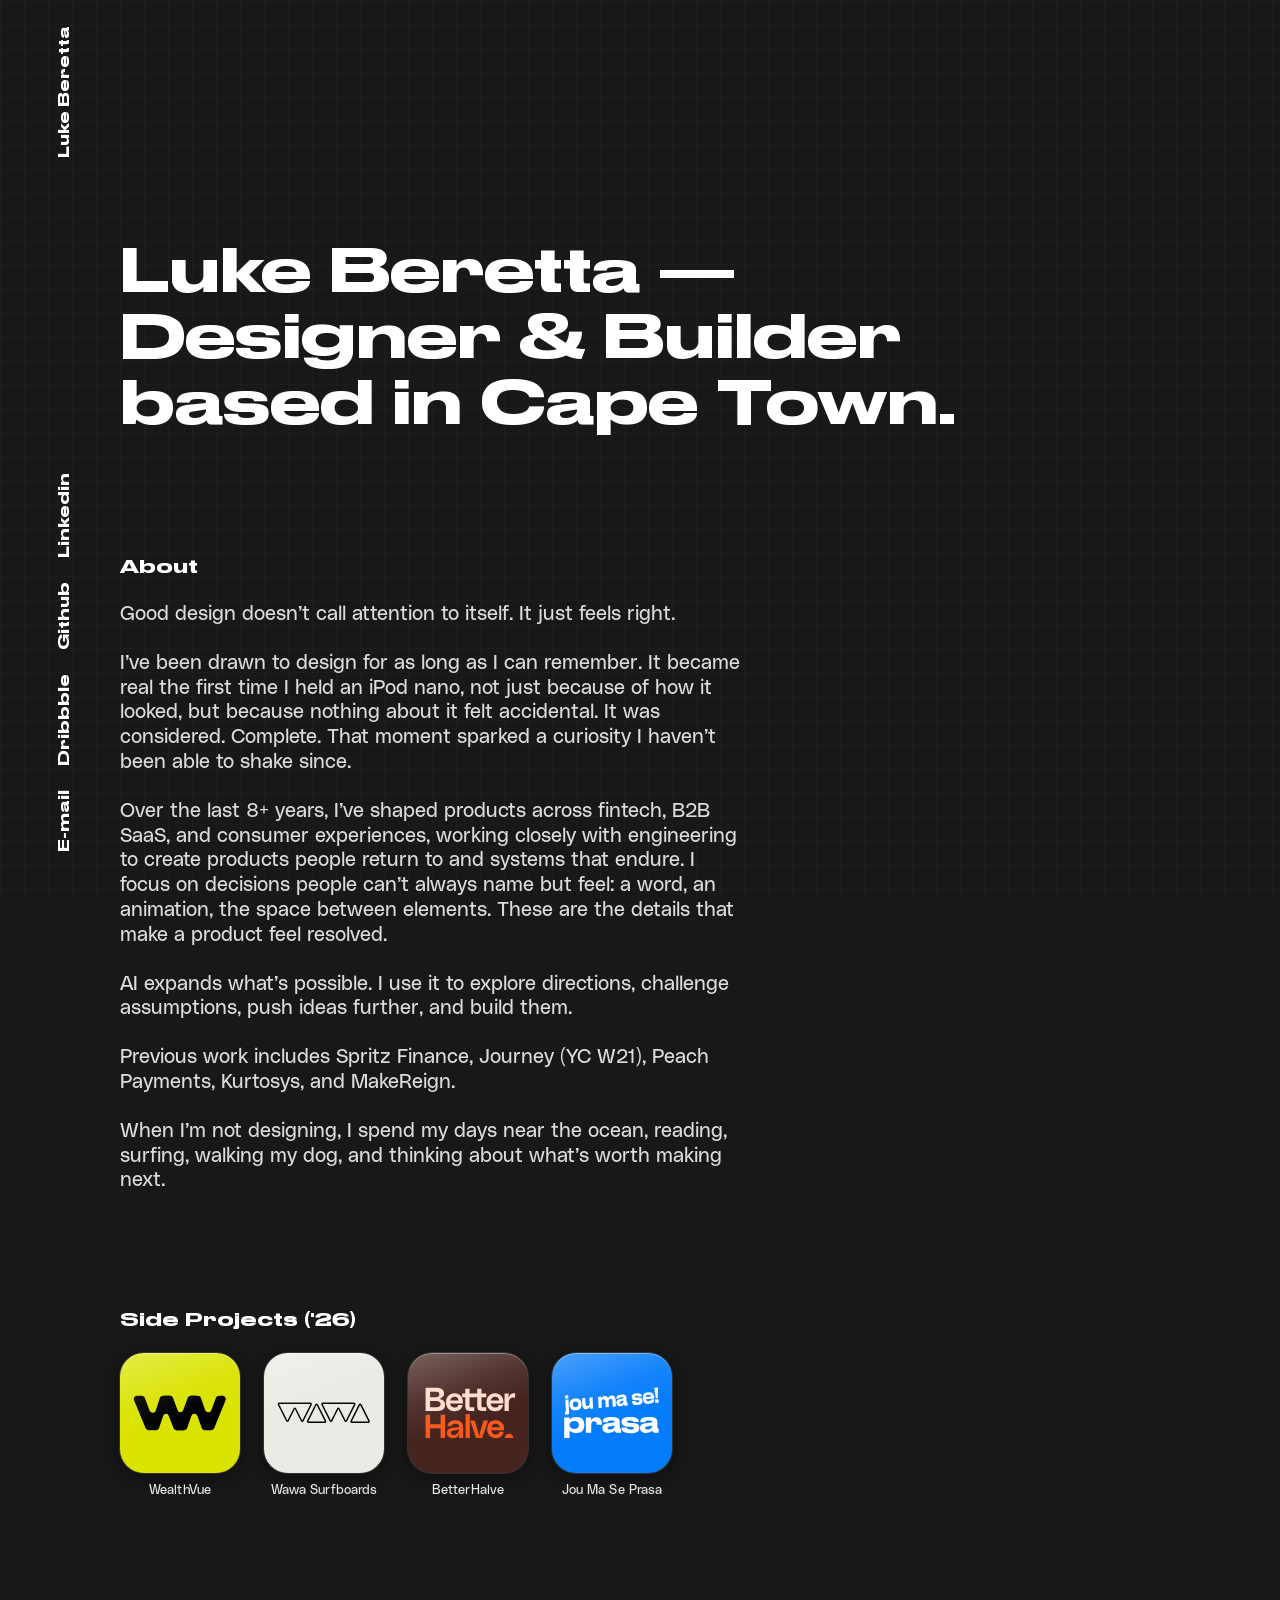
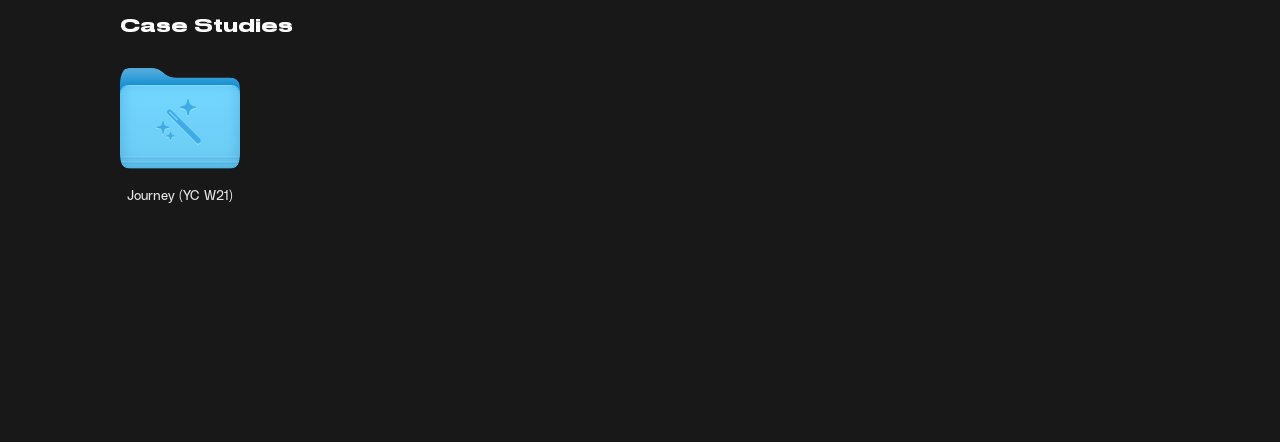
<file: index.html>
<!doctype html>
<html lang="en">

<head>
  <meta charset="utf-8" />
  <meta name="viewport" content="width=device-width, initial-scale=1" />
  <meta name="description" content="Luke Beretta — Designer & Builder." />
  <meta property="og:description" content="Luke Beretta — Designer & Builder." />
  <meta property="og:title" content="Luke Beretta — Designer & Builder" />
  <meta property="og:type" content="website" />
  <meta property="og:site_name" content="Luke Beretta — Designer & Builder" />
  <meta property="og:image" content="https://lukeberetta.github.io/assets/img/og-image.png" />

  <title>Luke Beretta — Designer & Builder</title>
  <link rel="preload" href="assets/fonts/DrukWide-Medium.ttf" as="font" type="font/ttf" crossorigin />
  <link rel="preload" href="assets/fonts/PolySans-Neutral.otf" as="font" type="font/otf" crossorigin />
  <link rel="stylesheet" href="assets/css/main.css?v=2" />
  <link rel="icon" type="image/svg+xml" href="assets/icon.svg" />
  <link rel="icon" type="image/png" href="assets/img/favicon-32x32.png" sizes="32x32" />
  <link rel="icon" type="image/png" href="assets/img/favicon-16x16.png" sizes="16x16" />
  <link rel="shortcut icon" href="assets/img/favicon.ico" />
  <link rel="apple-touch-icon" href="assets/img/apple-touch-icon.png" />
  <link rel="manifest" href="assets/img/site.webmanifest" />
</head>

<body class="is-black">
  <div id="grid-overlay" aria-hidden="true"></div>
  <div id="grid-overlay-glow" aria-hidden="true"></div>
  <header class="app-header">
    <h1>Luke Beretta</h1>
  </header>

  <aside class="app-aside">
    <ul>
      <li><a class="nav-link" href="mailto:hello@lukeberetta.com">E-mail</a></li>
      <li><a class="nav-link" href="https://dribbble.com/LukeBeretta" target="_blank" rel="noopener noreferrer">Dribbble</a></li>
      <li><a class="nav-link" href="https://github.com/lukeberetta" target="_blank" rel="noopener noreferrer">Github</a></li>
      <li><a class="nav-link" href="https://www.linkedin.com/in/lukeberetta/" target="_blank" rel="noopener noreferrer">Linkedin</a></li>
    </ul>
  </aside>

  <main class="app-main">
    <section class="main-intro fadein-1">
      <h2>Luke Beretta &mdash; Designer &amp; Builder based in Cape Town.</h2>
    </section>
    <section class="main-section fadein-2">
      <span>About</span>
      <p>Good design doesn’t call attention to itself. It just feels right.</p>
      <p>I’ve been drawn to design for as long as I can remember. It became real the first time I held an iPod nano,
        not just because of how it looked, but because nothing about it felt accidental. It was considered. Complete.
        That moment sparked a curiosity I haven’t been able to shake since.</p>
      <p>
        Over the last 8+ years, I’ve shaped products across fintech, B2B SaaS, and consumer experiences, working
        closely with engineering to create products people return to and systems that endure. I focus on decisions
        people can’t always name but feel: a word, an animation, the space between elements. These are the details
        that make a product feel resolved.
      </p>
      <p>AI expands what’s possible. I use it to explore directions, challenge assumptions, push ideas further, and build them.</p>
      <p>Previous work includes Spritz Finance, Journey (YC W21), Peach Payments, Kurtosys, and MakeReign.</p>
      <p>
        When I’m not designing, I spend my days near the ocean, reading,
        surfing, walking my dog, and thinking about what’s worth making next.
      </p>
    </section>
    <section class="main-section fadein-3">
      <span>Side Projects ('26)</span>
      <div class="projects">
        <a href="https://wealthvue.lukeberetta.com/" target="_blank" rel="noopener noreferrer" class="project-card">
          <div class="project-icon">
            <div class="project-thumb">
              <img src="assets/img/icons/wealthvue.svg" alt="WealthVue — Universal Portfolio Tracker" />
            </div>
          </div>
          <p class="project-name">WealthVue</p>
          <p class="project-desc">Universal portfolio tracker</p>
        </a>
        <a href="https://wawa.lukeberetta.com/" target="_blank" rel="noopener noreferrer" class="project-card">
          <div class="project-icon">
            <div class="project-thumb">
              <img src="assets/img/icons/wawa.svg" alt="Wawa Surfboards" />
            </div>
          </div>
          <p class="project-name">Wawa Surfboards</p>
          <p class="project-desc">Online store (in progress)</p>
        </a>
        <a href="https://betterhalve.com" target="_blank" rel="noopener" class="project-card">
          <div class="project-icon">
            <div class="project-thumb">
              <img src="assets/img/icons/betterhalve.svg" alt="BetterHalve" />
            </div>
          </div>
          <p class="project-name">BetterHalve</p>
          <p class="project-desc">iOS app</p>
        </a>
        <a href="https://joumaseprasa.com" target="_blank" rel="noopener noreferrer" class="project-card">
          <div class="project-icon">
            <div class="project-thumb">
              <img src="assets/img/icons/joumaseprasa.svg" alt="Jou Ma Se Prasa" />
            </div>
          </div>
          <p class="project-name">Jou Ma Se Prasa</p>
          <p class="project-desc">Cape Town train noise tracker</p>
        </a>
      </div>
    </section>
    <section class="main-section fadein-3">
      <span>Case Studies</span>
      <div class="projects">
        <a href="case-studies/journey.html" class="project-card project-card--folder">
          <img src="assets/img/icons/case-study-journey.svg" alt="Journey" class="project-folder-icon" />
          <p class="project-name">Journey (YC W21)</p>
          <p class="project-desc">Case study</p>
        </a>
      </div>
    </section>
    <!-- Figma files section hidden
    <section class="main-section fadein-3">
      <span>Select Figma Files</span>
      <div class="projects">
        <a href="https://www.figma.com/design/J8ltPVBTdNNCyfic9MIWaE/Selected-Case-Studies--In-Progress-?m=auto&t=wPqwxRE45HLJJpII-1"
          target="_blank" rel="noopener noreferrer" class="project-card">
          <div class="project-thumb">
            <img src="assets/img/case-studies.png" alt="Case Studies" />
          </div>
          <p class="project-name">Case Studies</p>
          <p class="project-desc">In progress</p>
        </a>
        <a href="https://www.figma.com/design/6o7K0kJI0UyByejwV8CUm9/Spritz-App?m=auto&t=wPqwxRE45HLJJpII-1"
          target="_blank" rel="noopener noreferrer" class="project-card">
          <div class="project-thumb">
            <img src="assets/img/spritz-app.png" alt="Spritz Finance" />
          </div>
          <p class="project-name">Spritz Finance</p>
          <p class="project-desc">App design</p>
        </a>
        <a href="https://www.figma.com/design/VhBF4rH5nAALUirav9gGMx/Aperol-Design?m=auto&t=wPqwxRE45HLJJpII-1"
          target="_blank" rel="noopener noreferrer" class="project-card">
          <div class="project-thumb">
            <img src="assets/img/aperol.png" alt="Aperol Design" />
          </div>
          <p class="project-name">Aperol Design</p>
          <p class="project-desc">Spritz design system</p>
        </a>
        <a href="https://www.figma.com/design/goVI3vkGpjZGc5YXoRaha5/%E2%9D%96%C2%A0Peach-Core--Copy-?m=auto&t=wPqwxRE45HLJJpII-6"
          target="_blank" rel="noopener noreferrer" class="project-card">
          <div class="project-thumb">
            <img src="assets/img/peach.png" alt="Peach Payments" />
          </div>
          <p class="project-name">Peach Payments</p>
          <p class="project-desc">Design system</p>
        </a>
      </div>
    </section>
    -->
  </main>

  <script src="assets/js/index.js"></script>
  <script src="assets/js/cursor.js"></script>
</body>

</html>
</file>
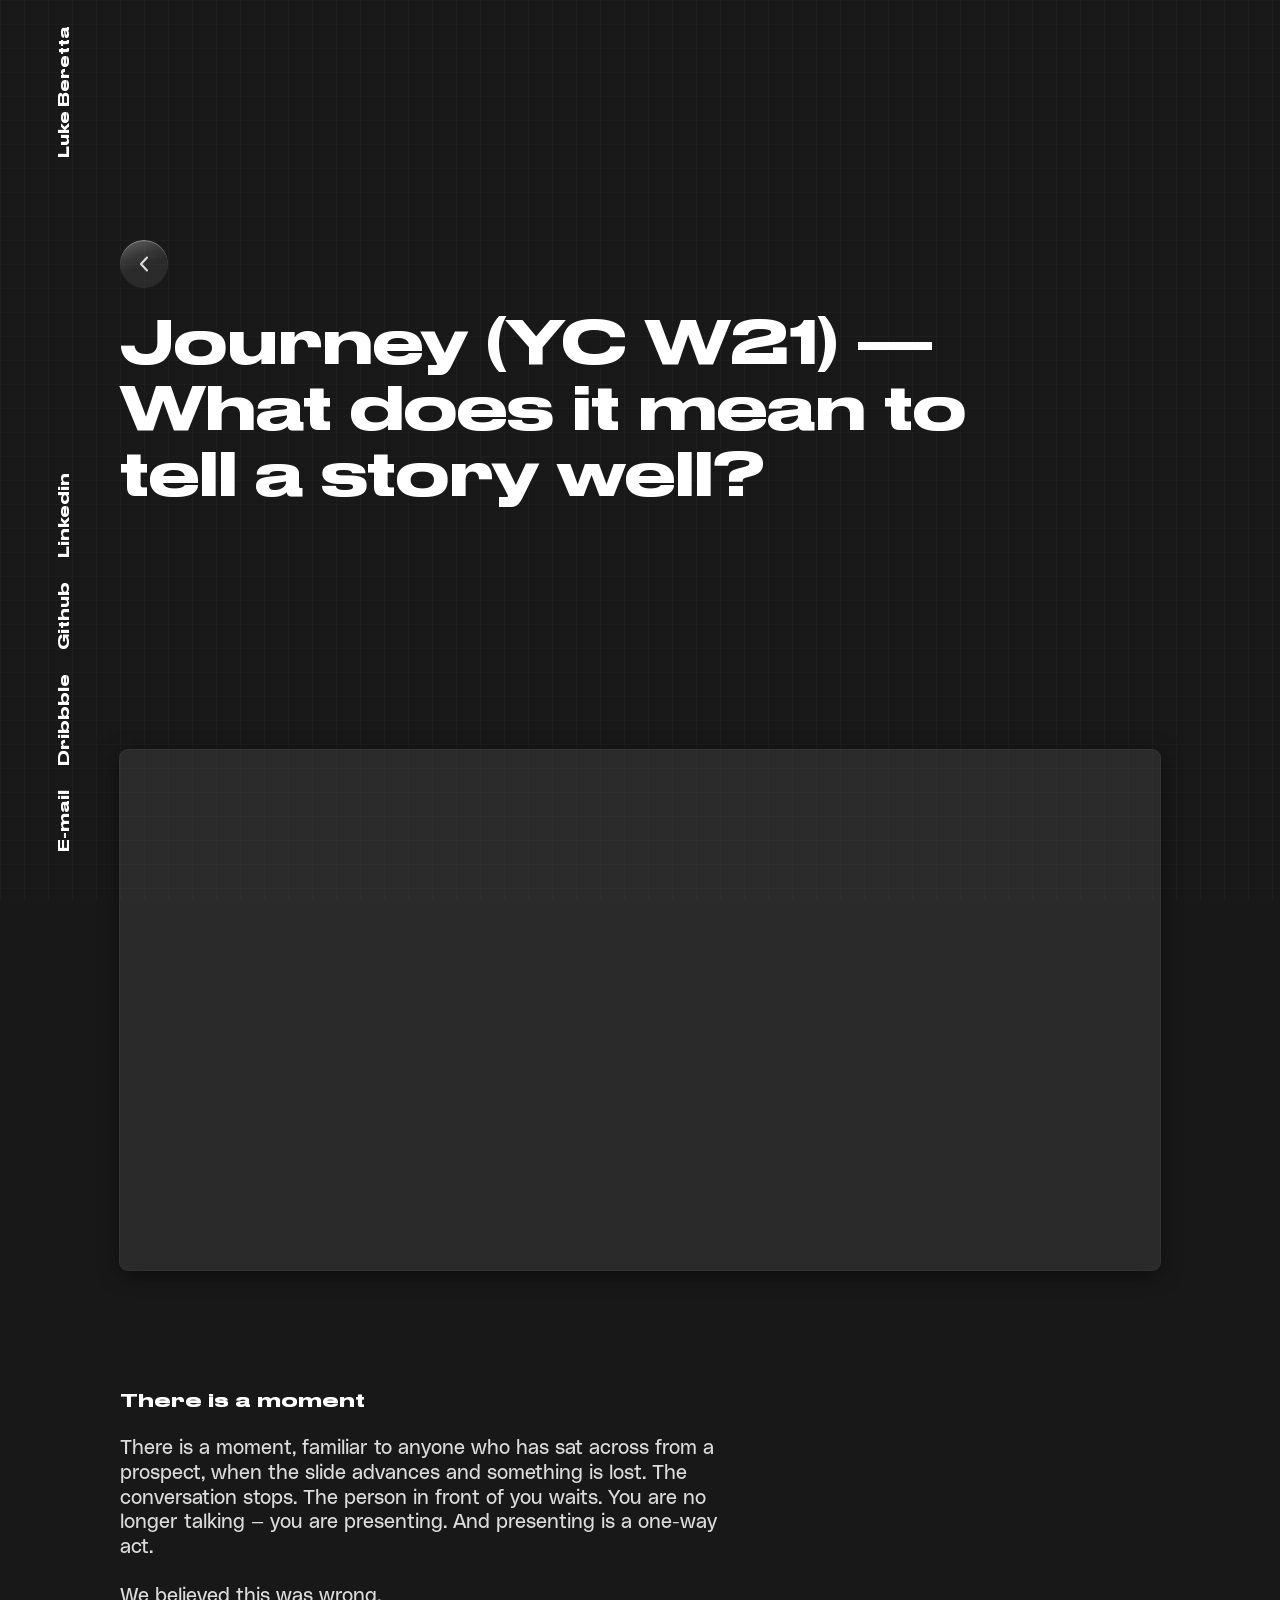
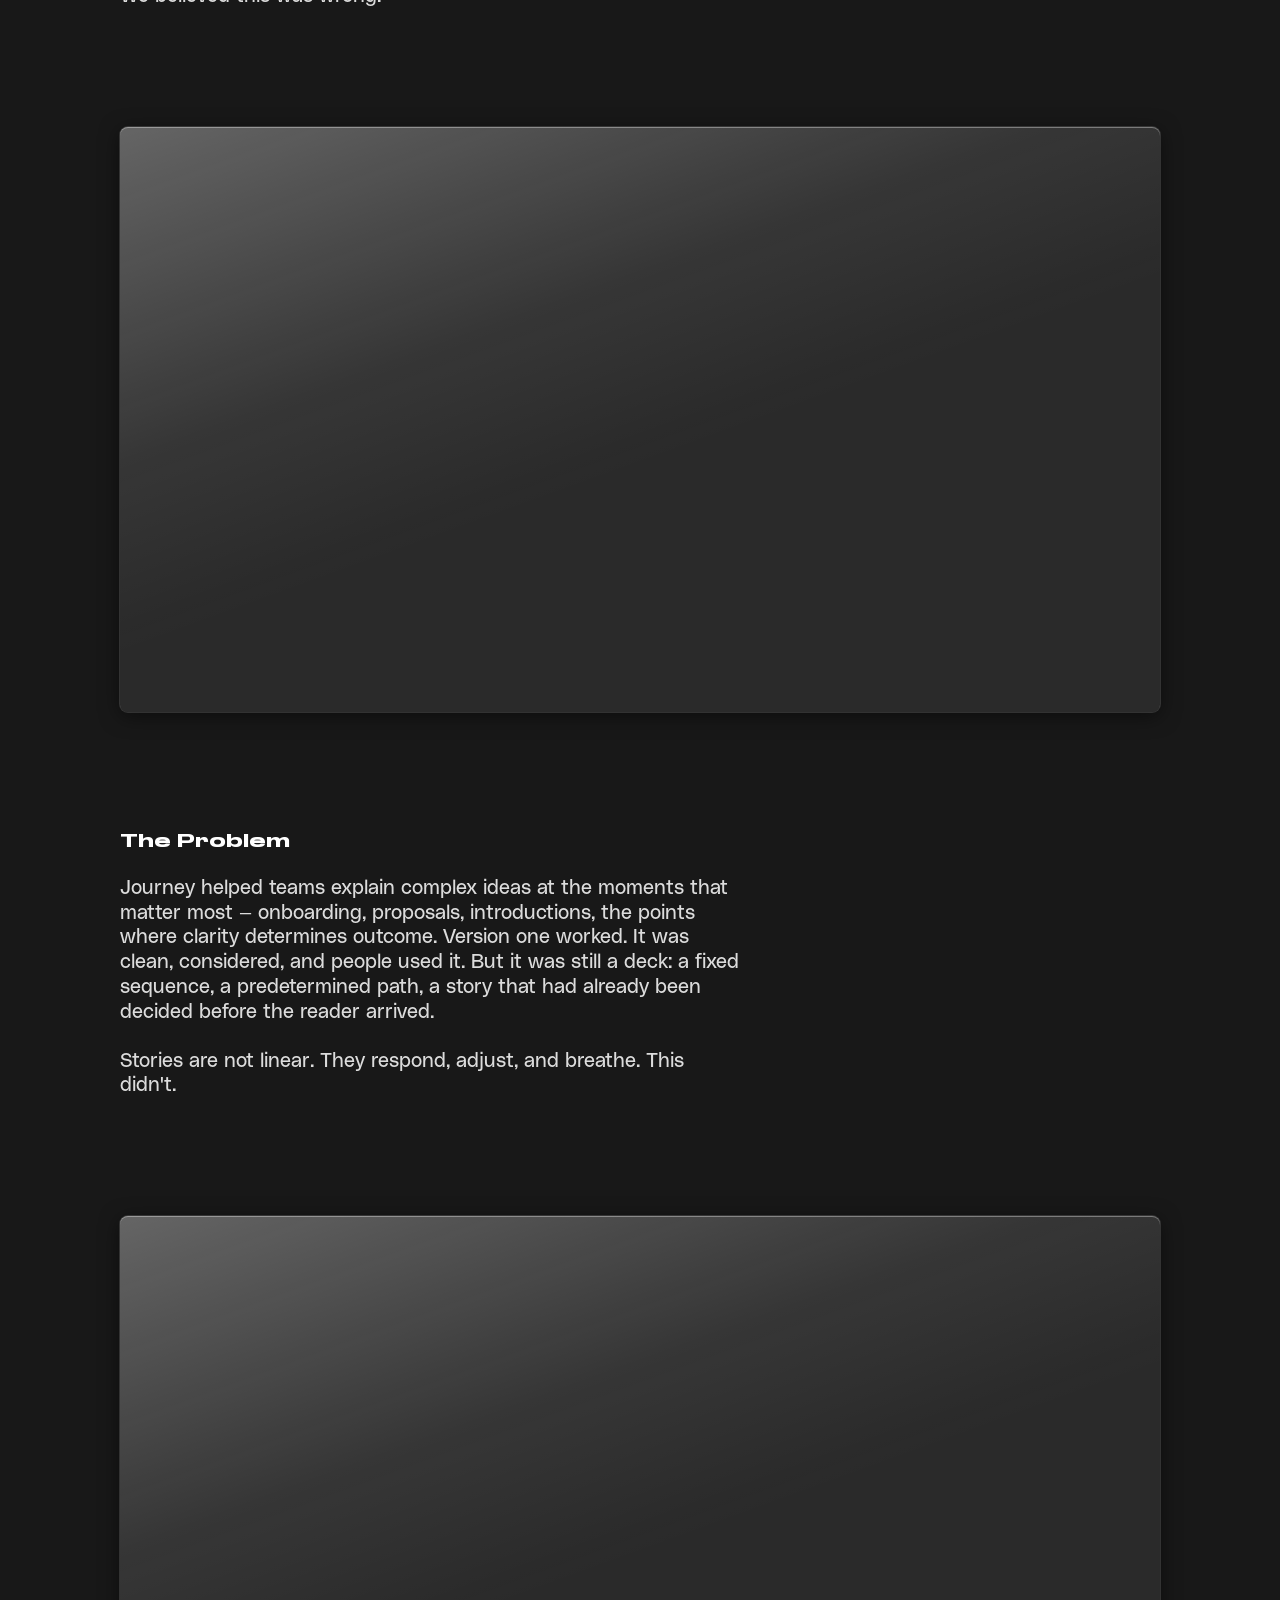
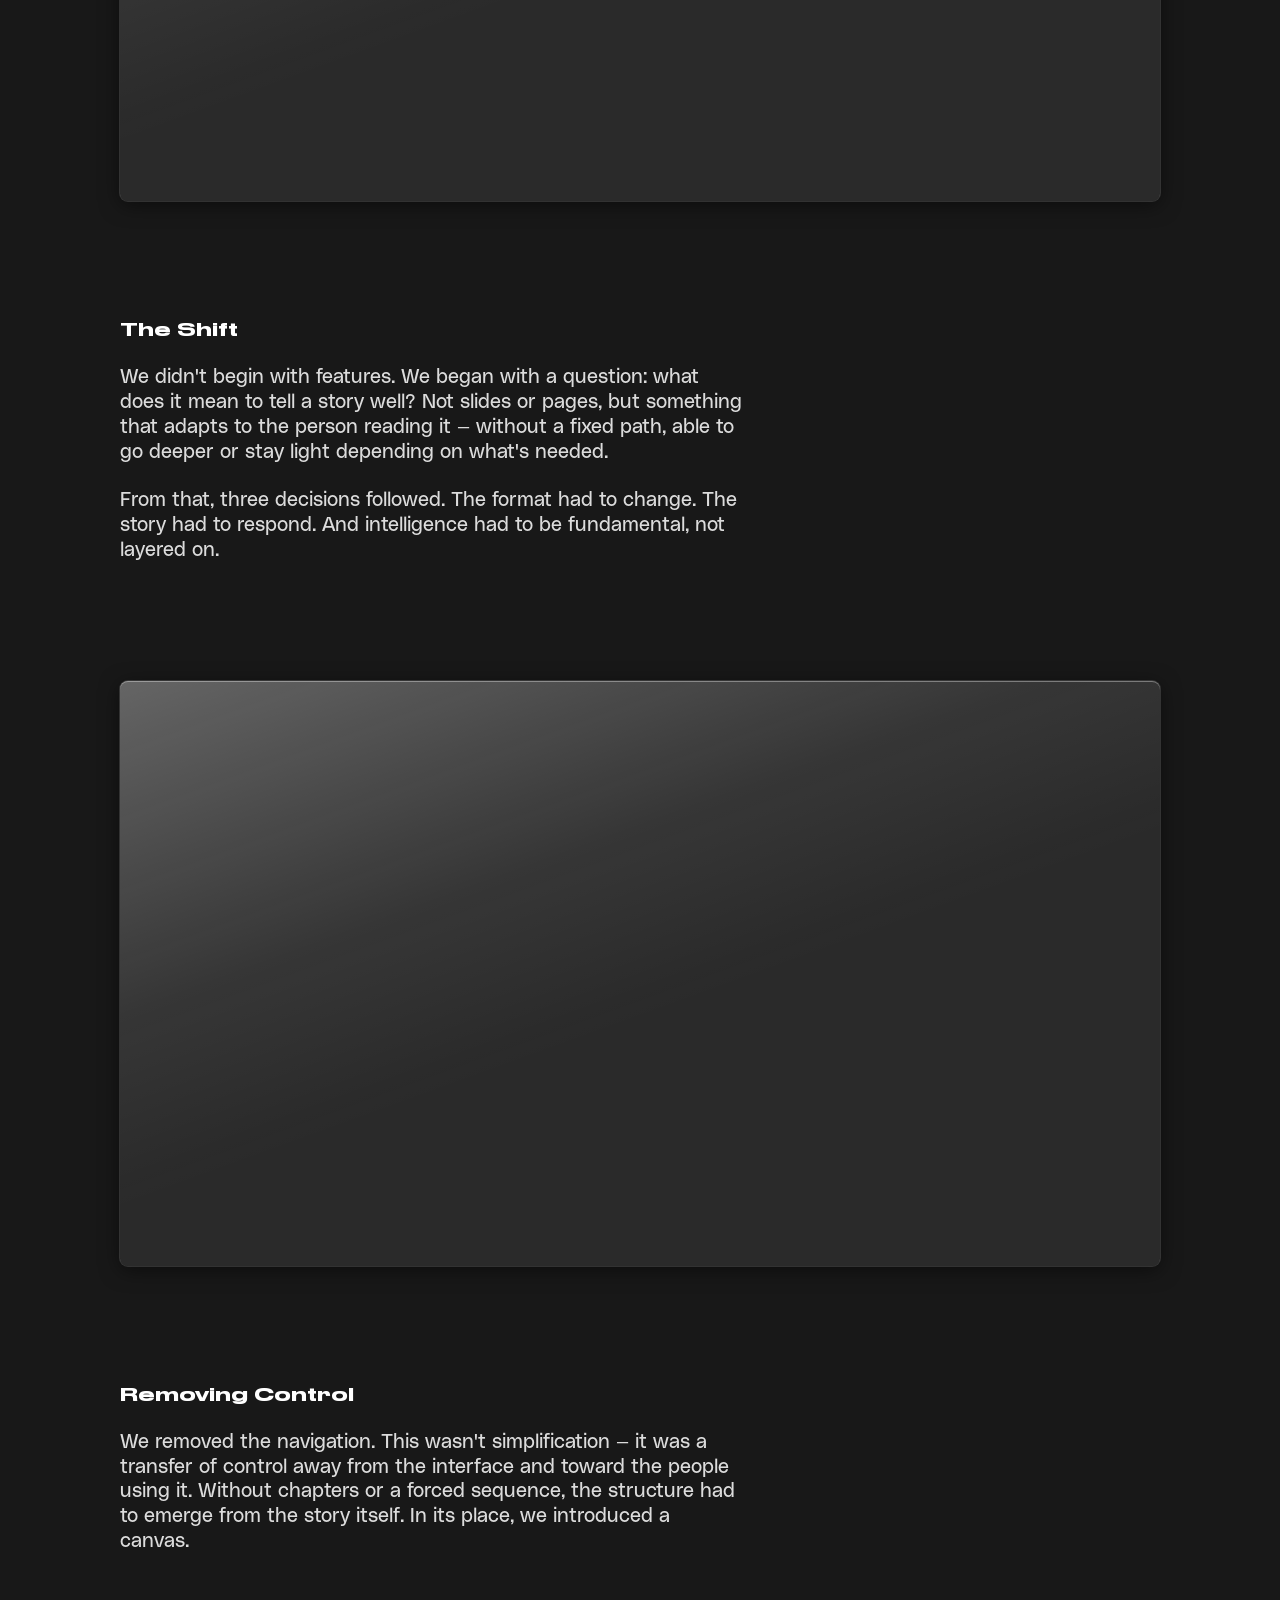
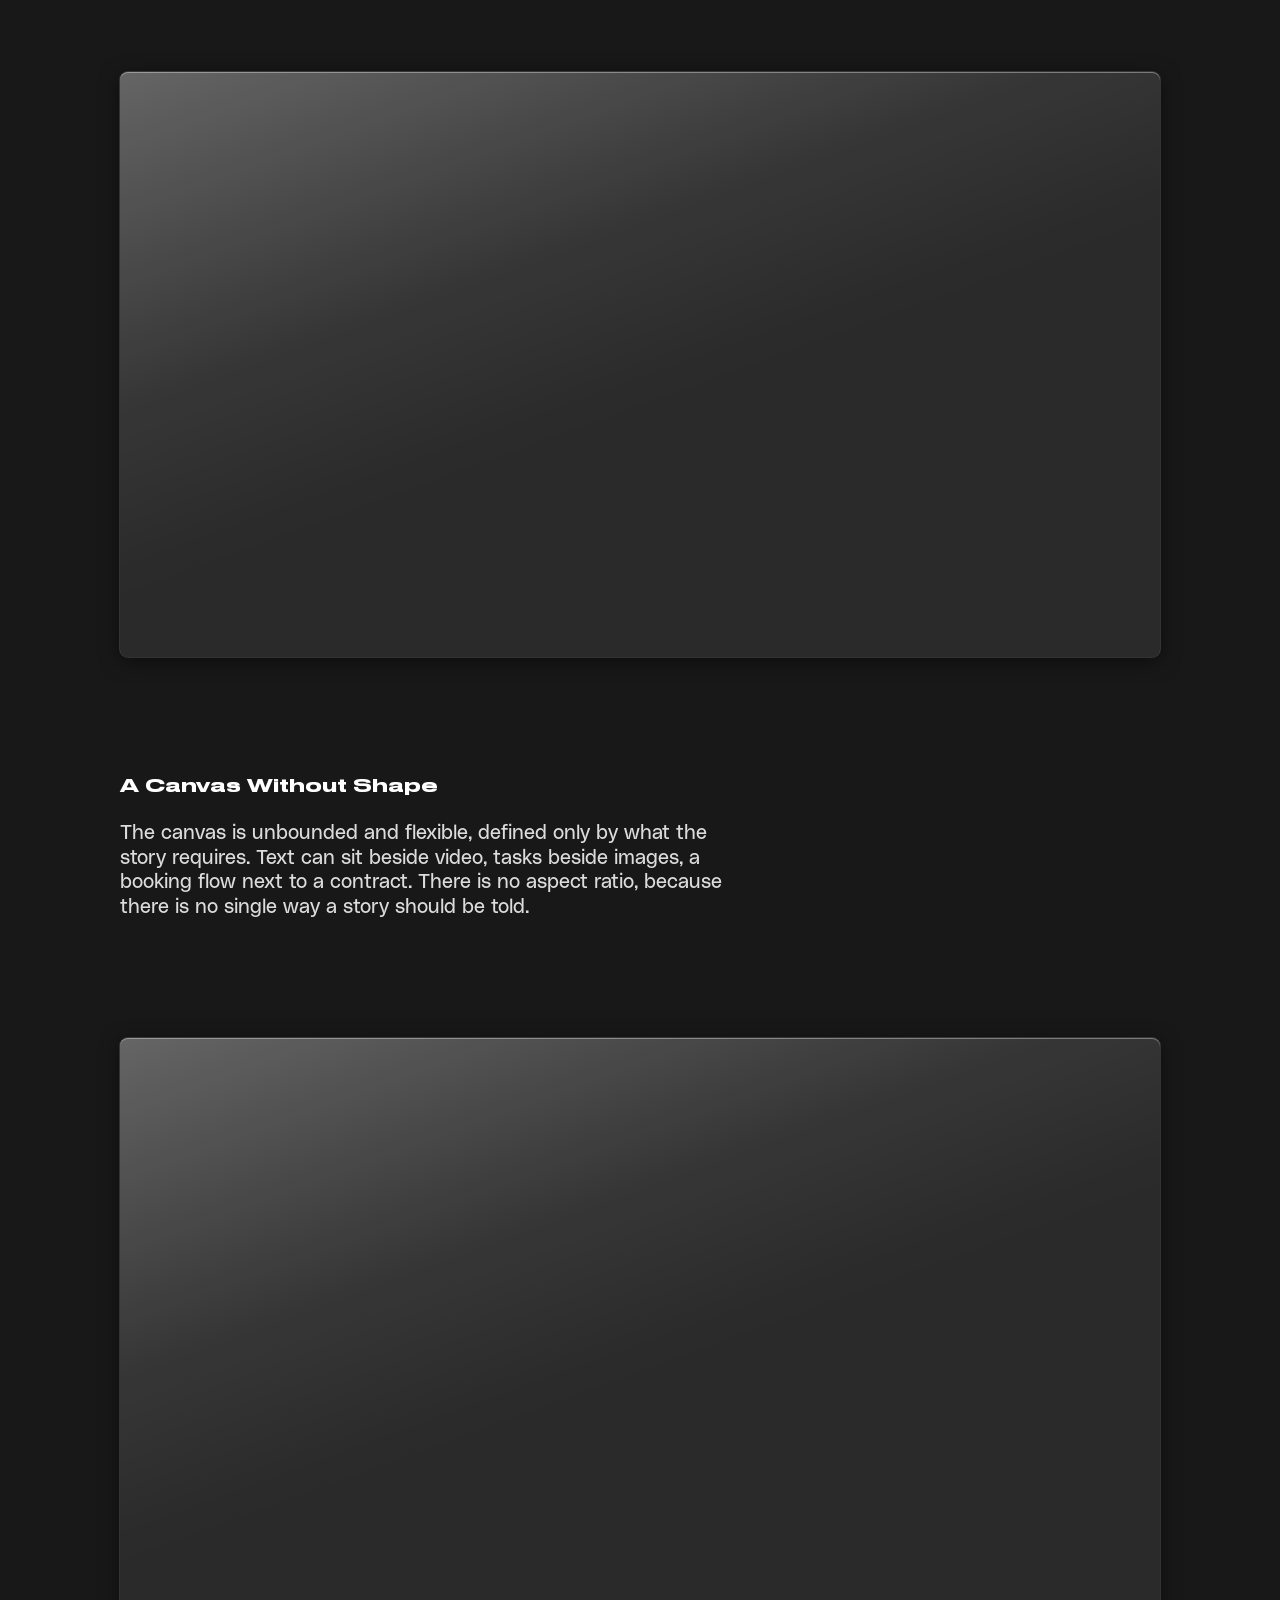
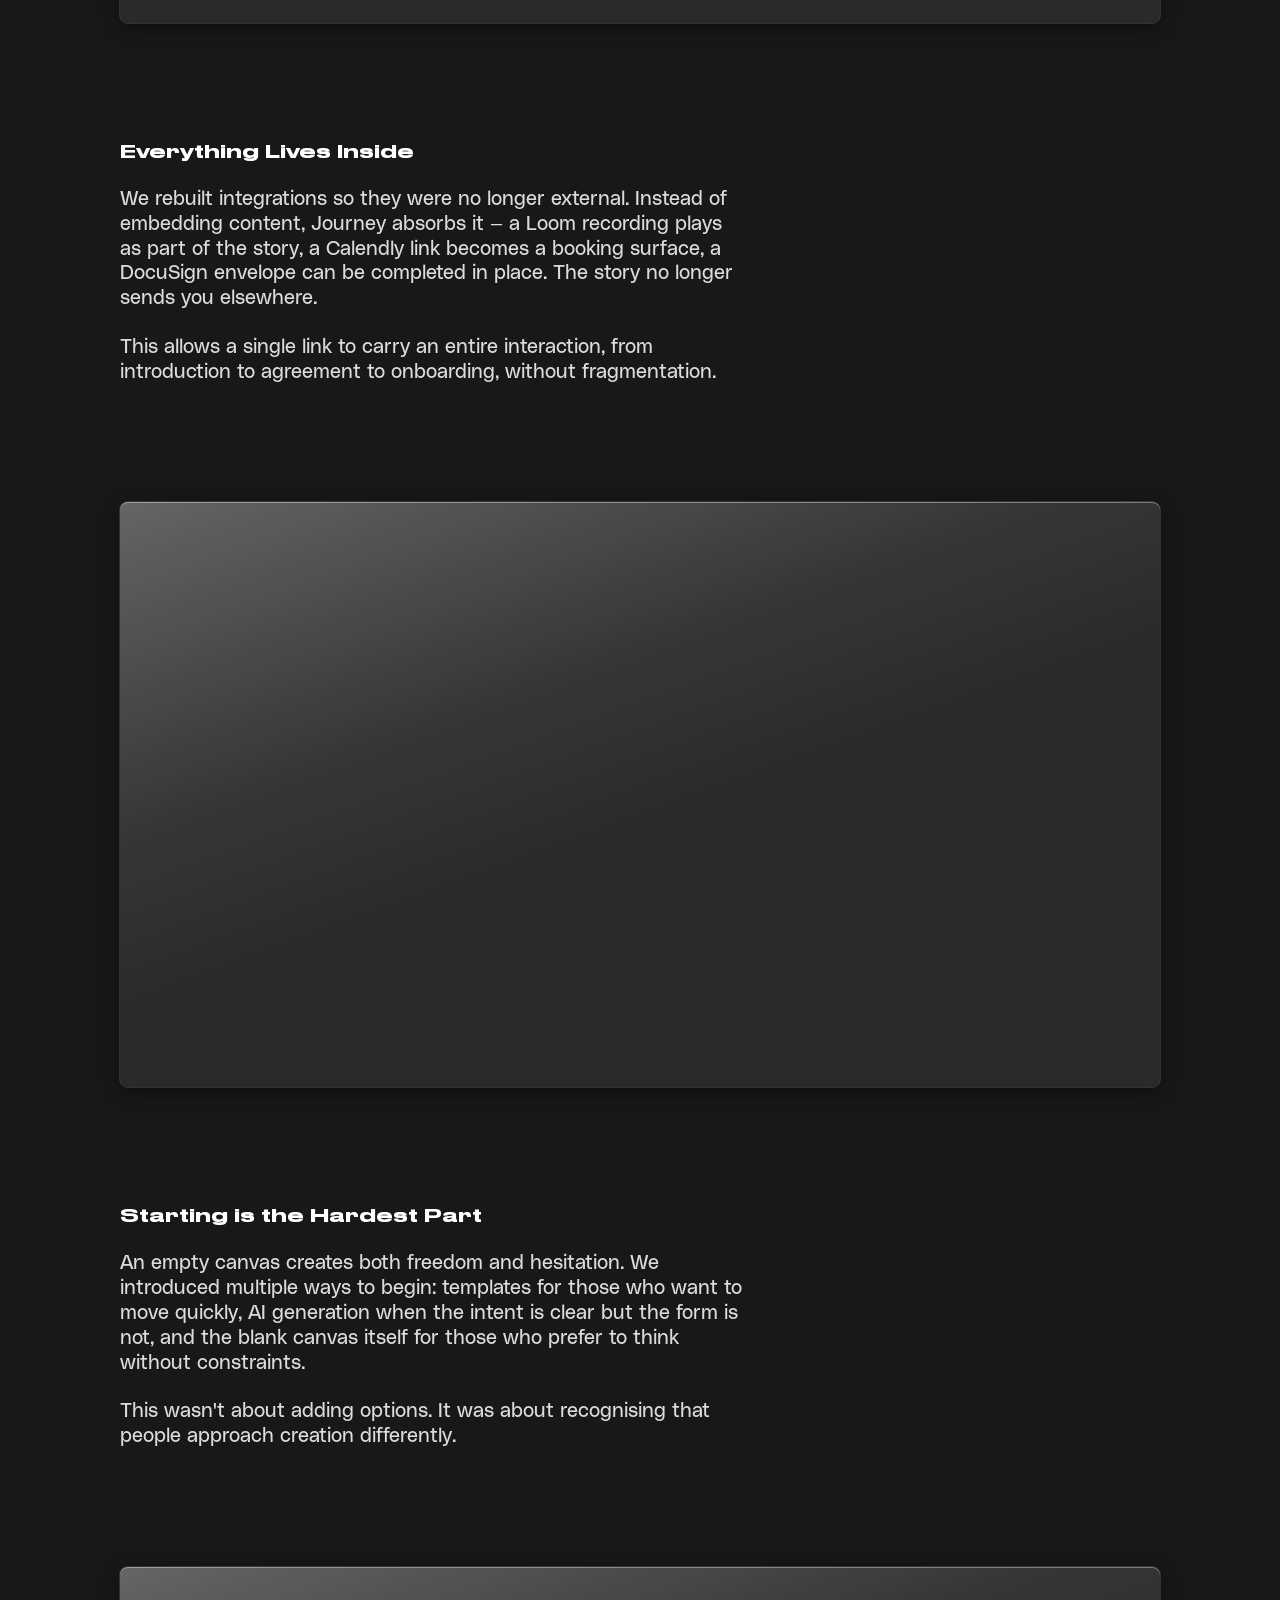
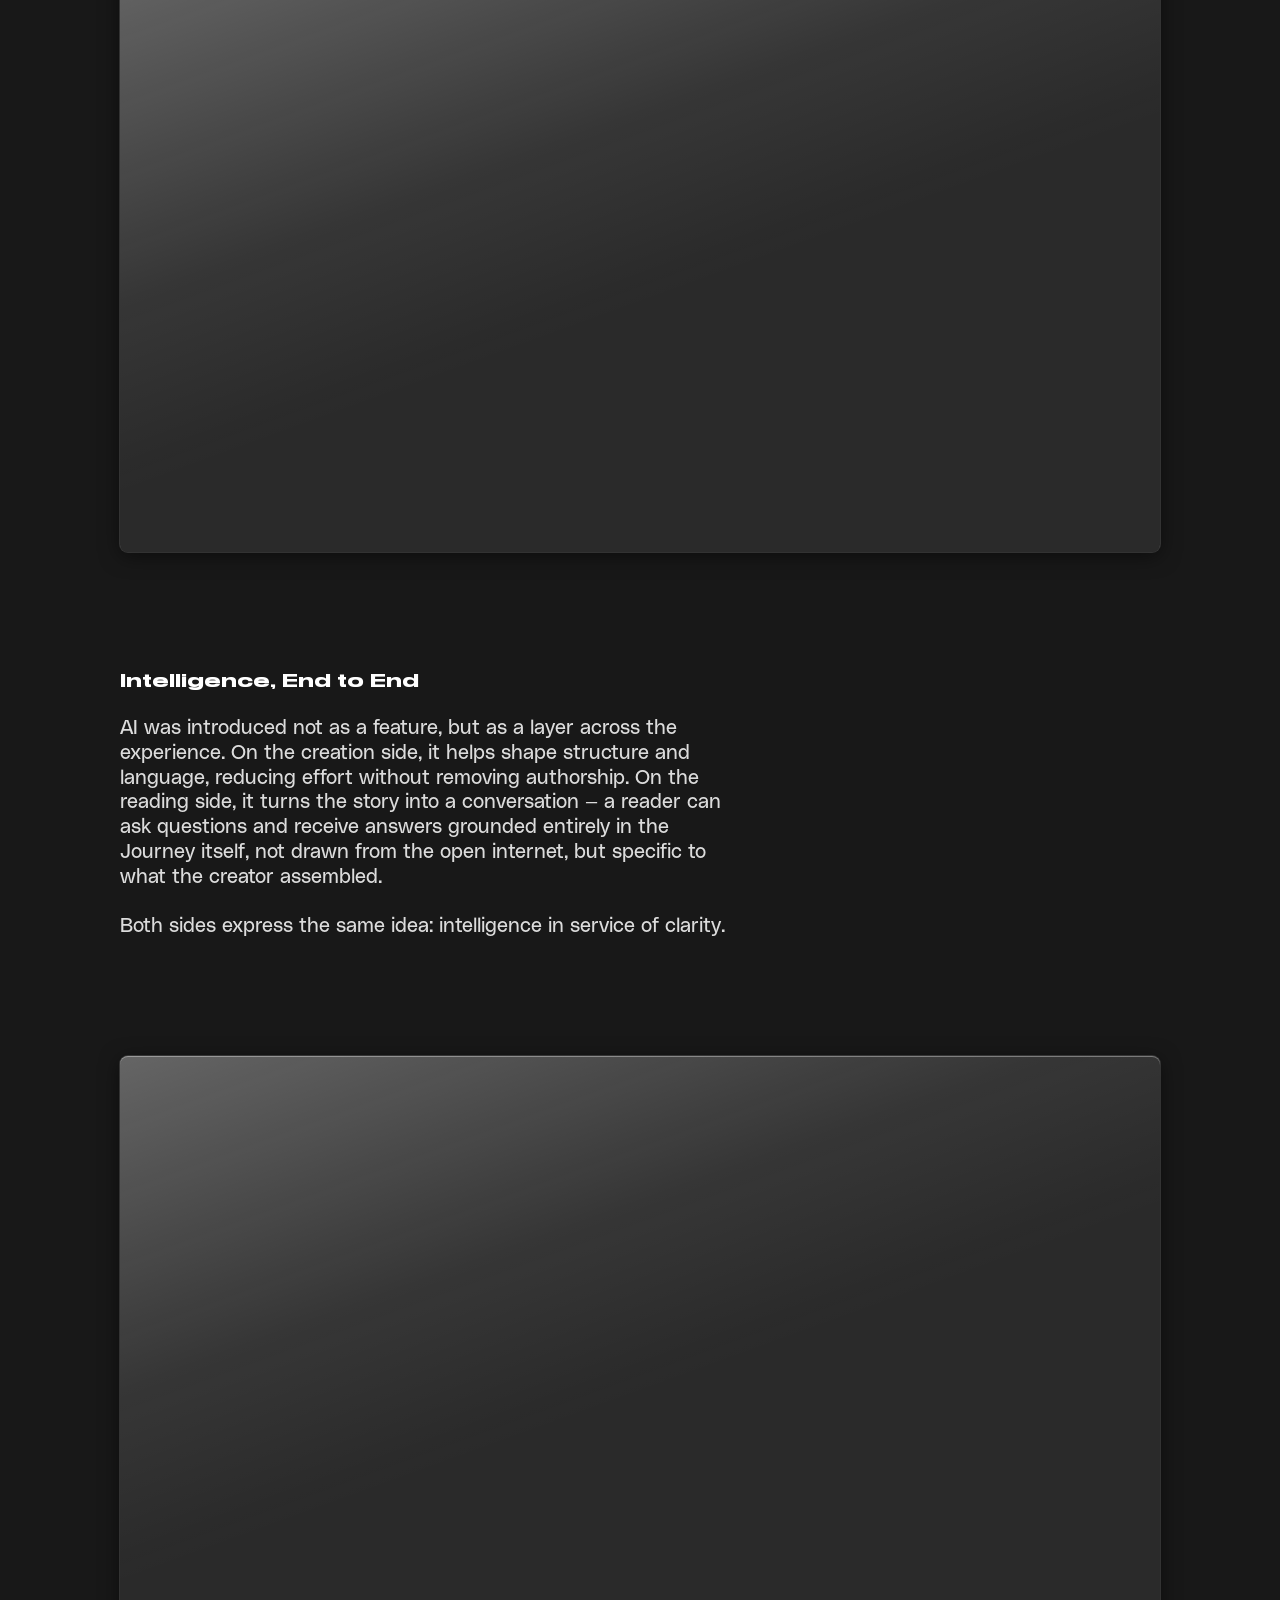
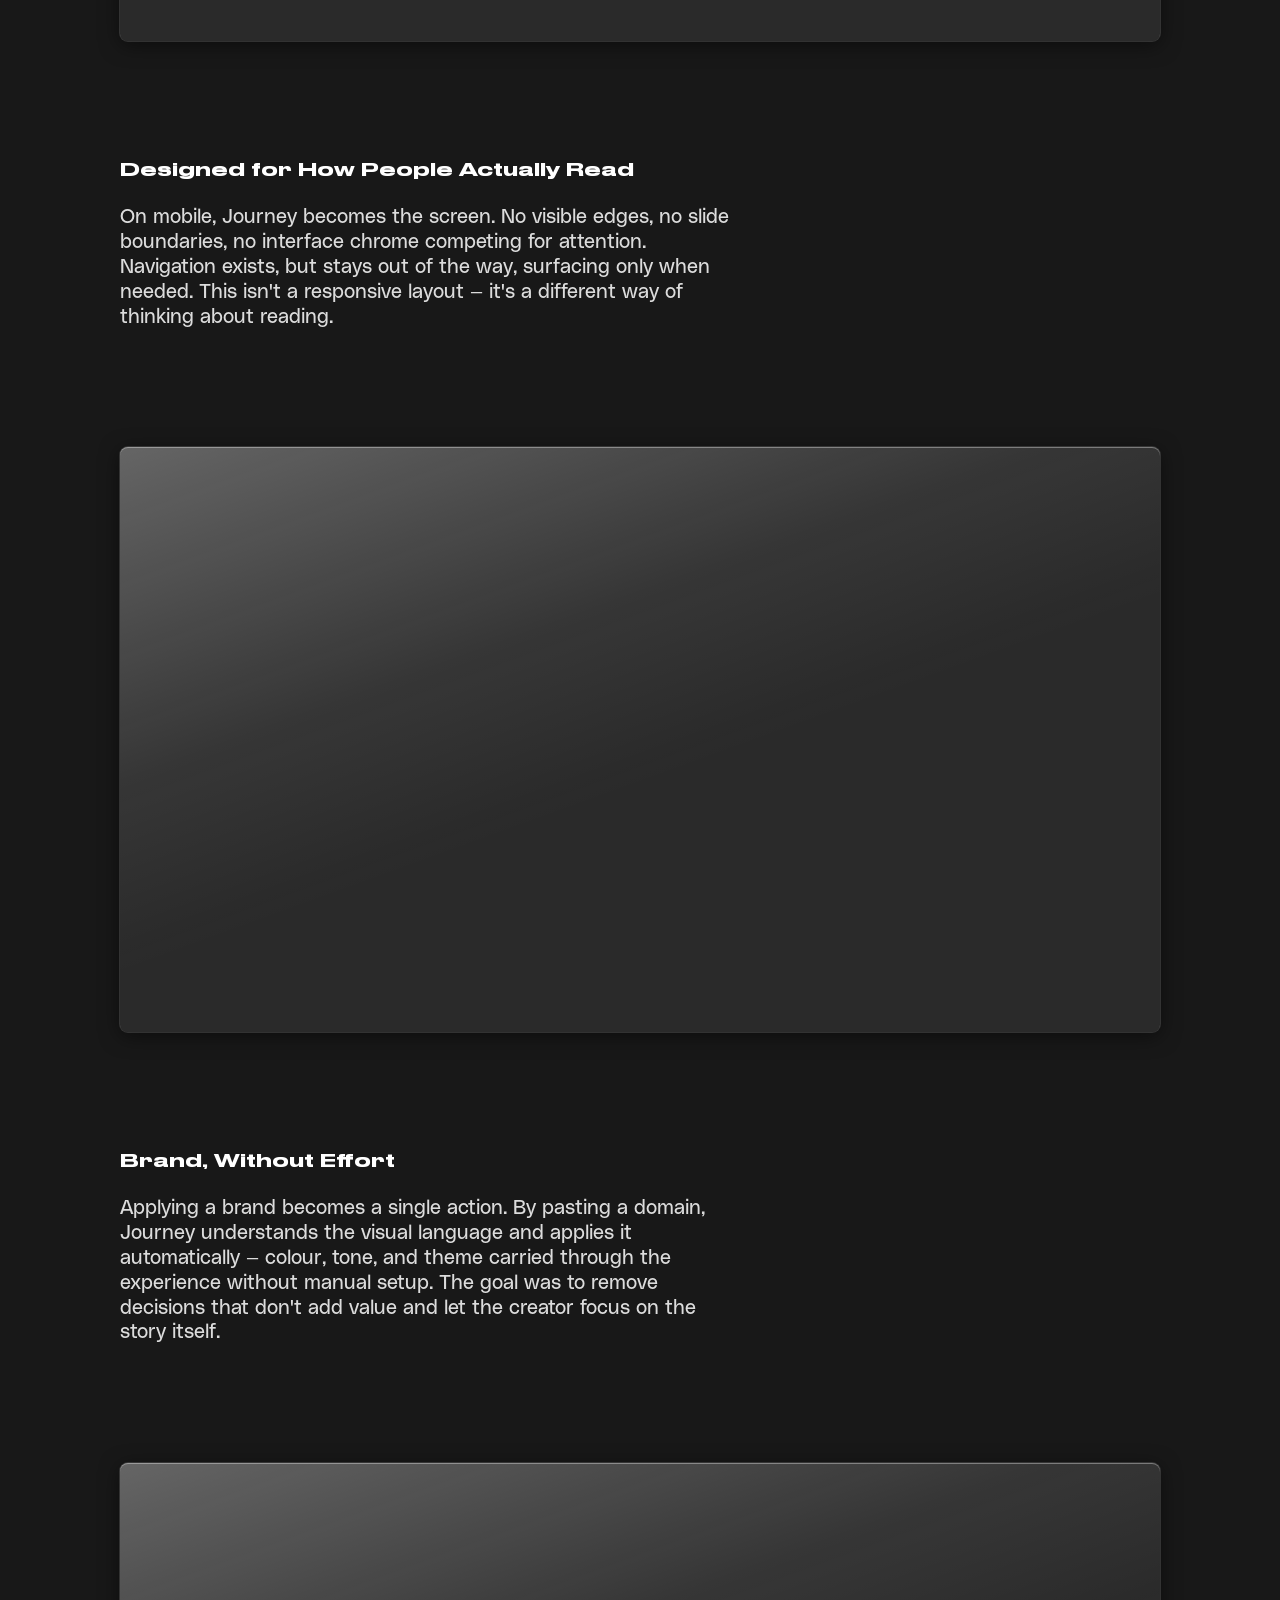
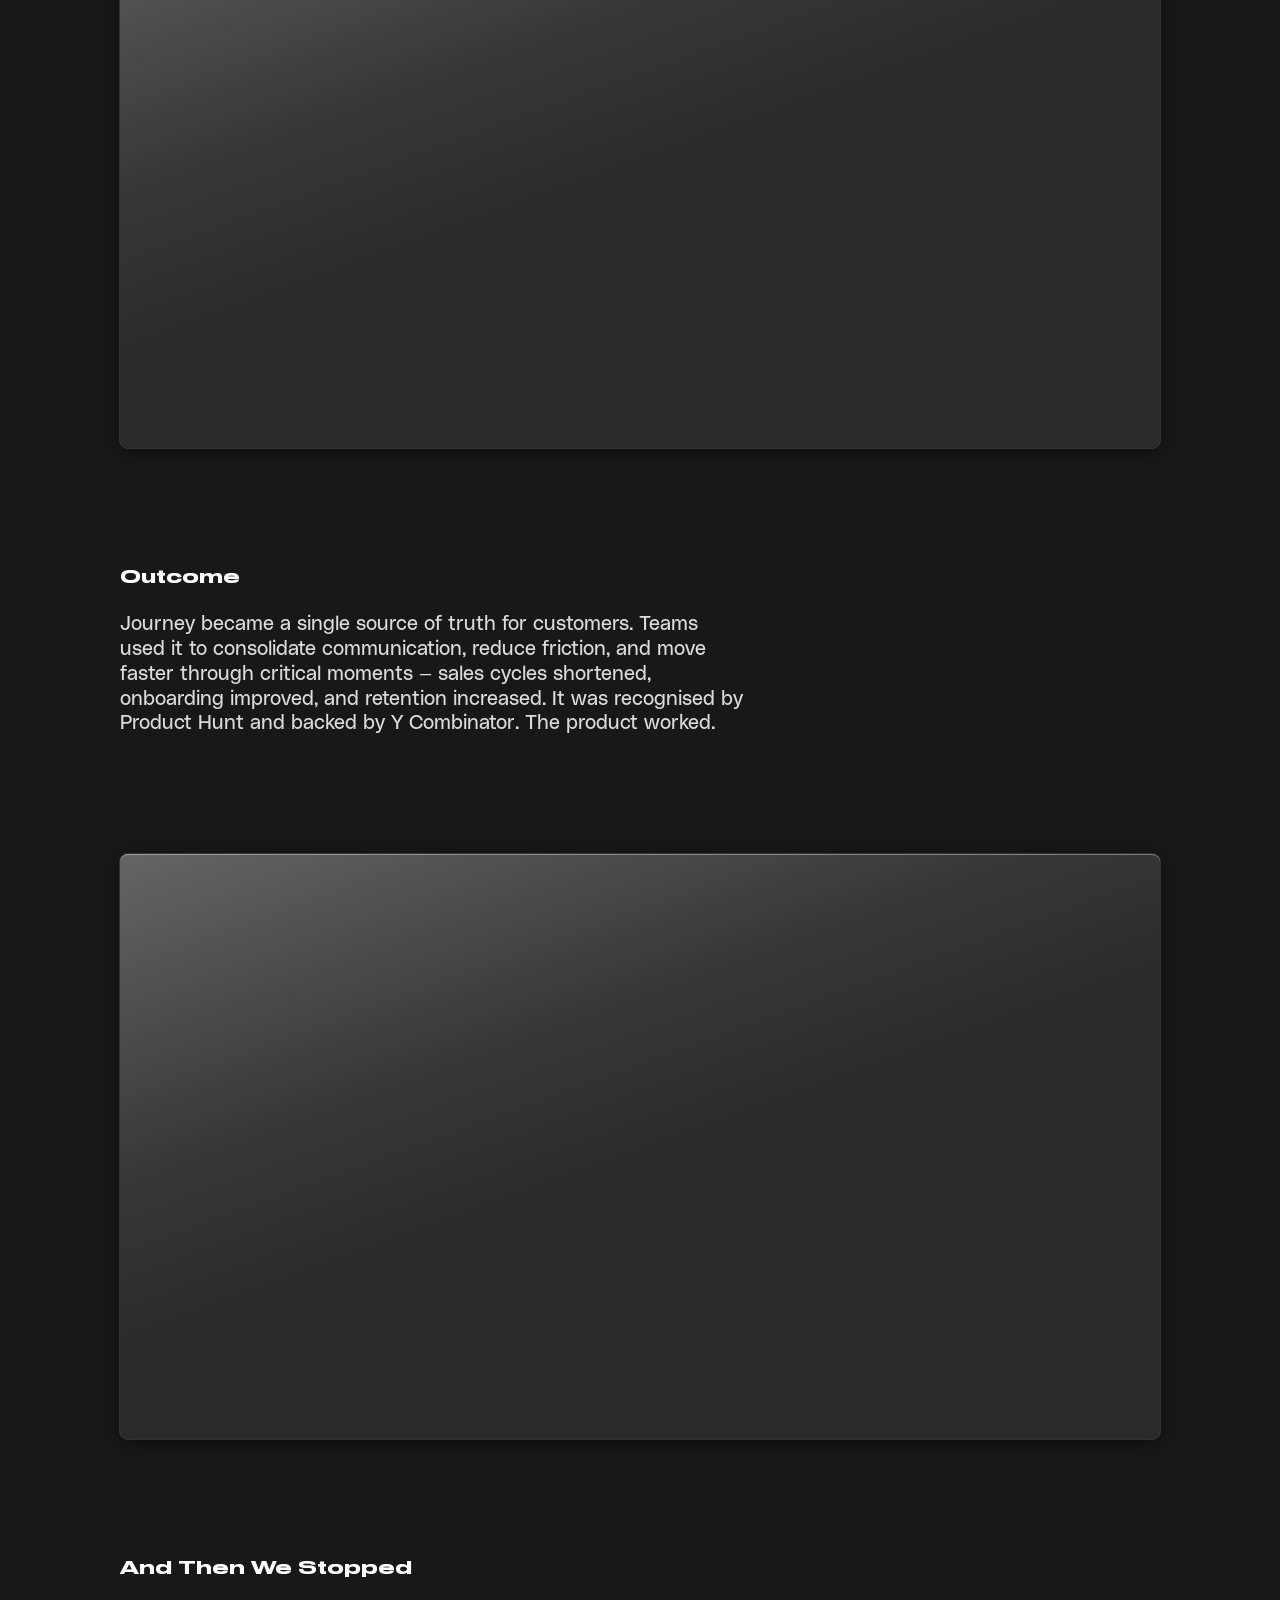
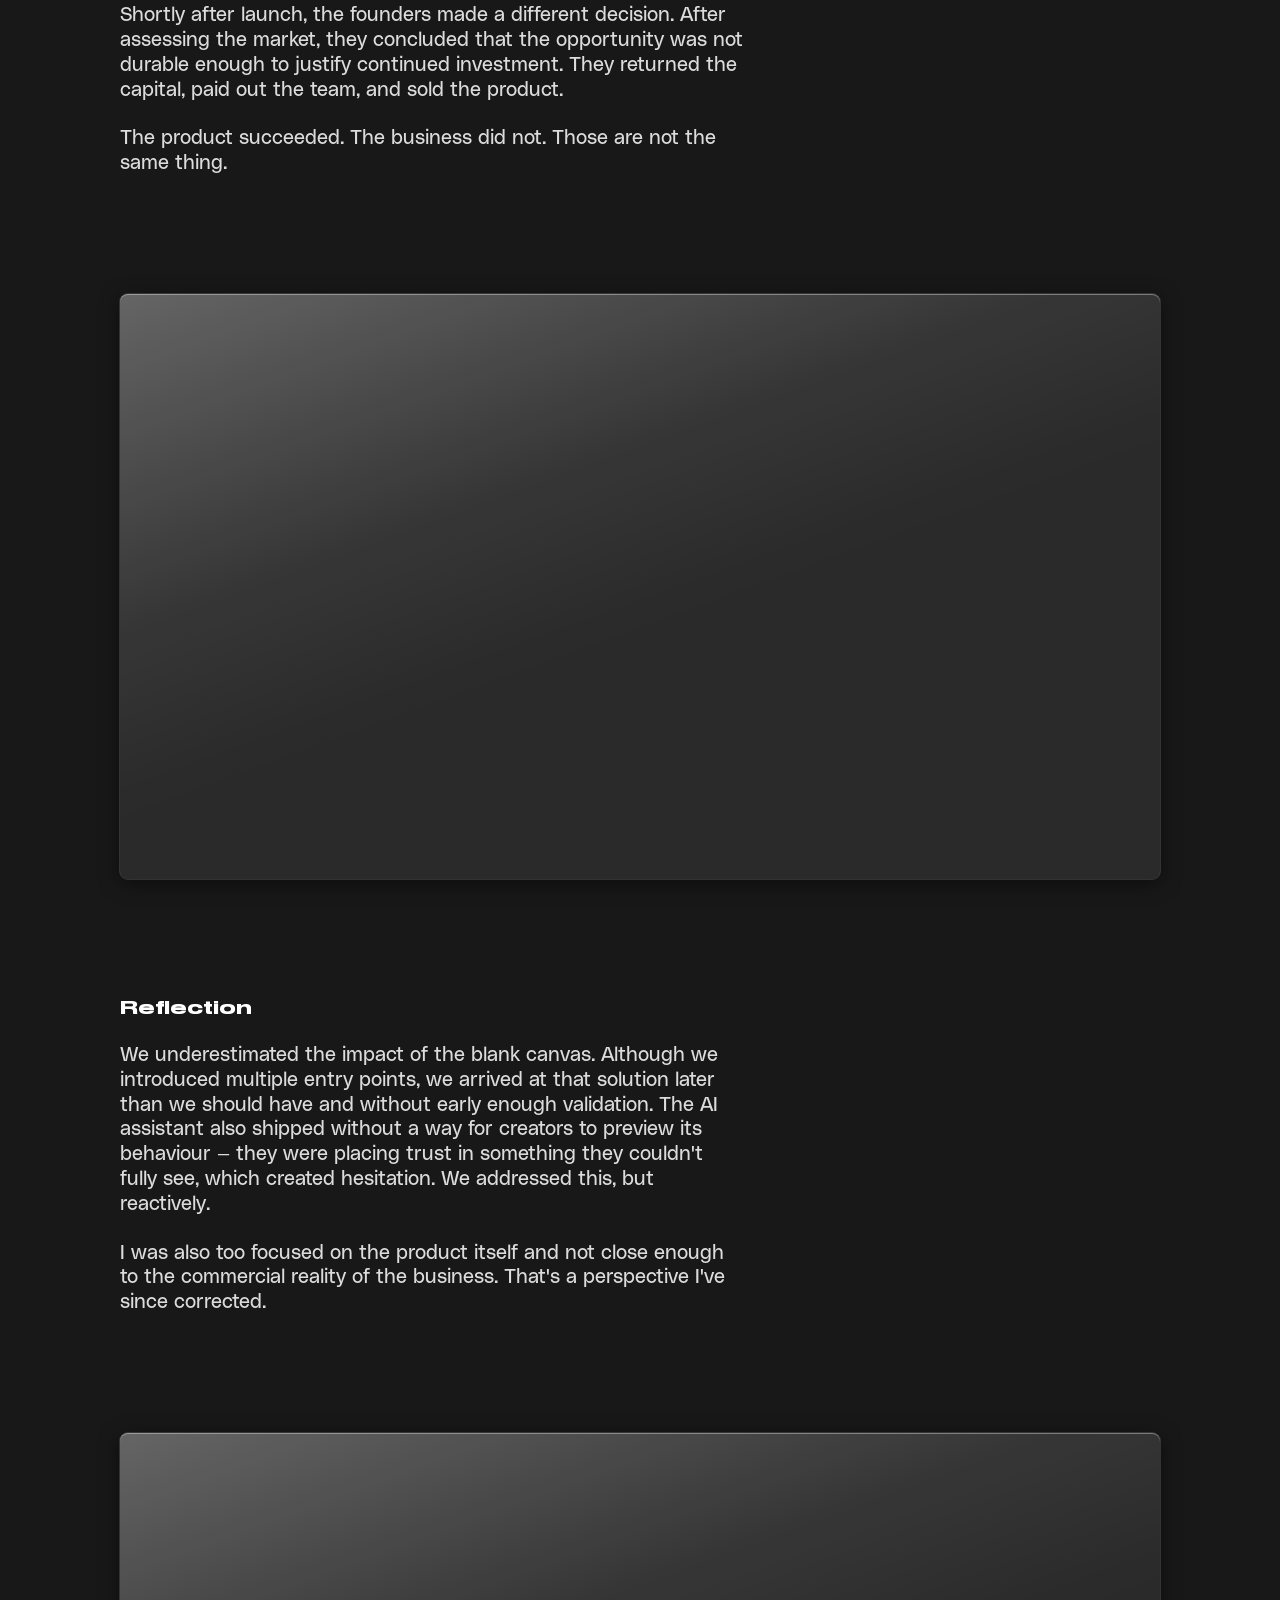
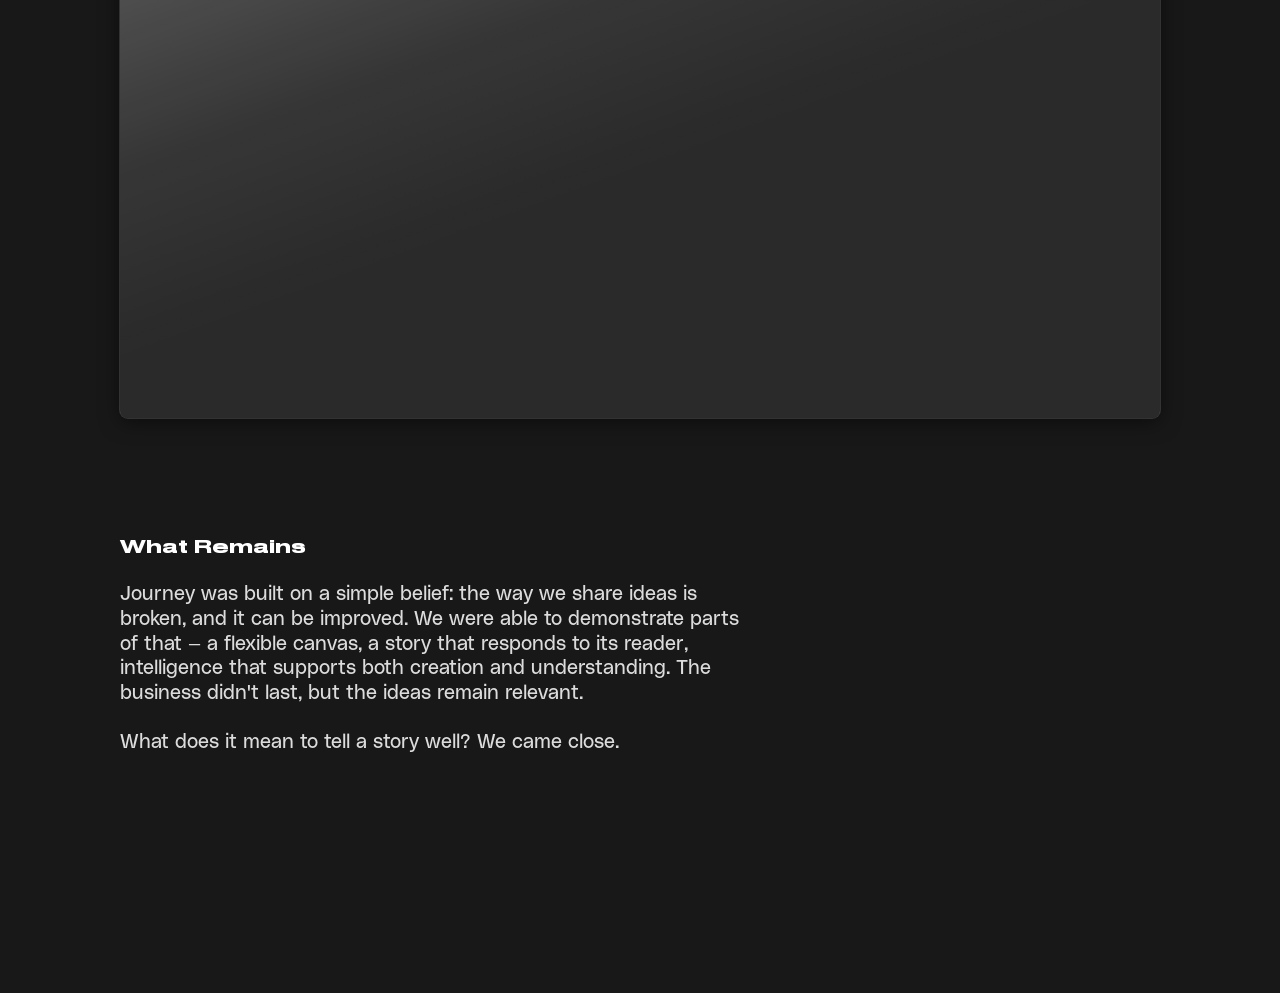
<file: case-studies/journey.html>
<!doctype html>
<html lang="en">

<head>
  <meta charset="utf-8" />
  <meta name="viewport" content="width=device-width, initial-scale=1" />
  <meta name="description" content="Journey — Case Study by Luke Beretta" />
  <meta property="og:description" content="Journey — Case Study by Luke Beretta" />
  <meta property="og:title" content="Journey — Case Study" />
  <meta property="og:type" content="website" />
  <meta property="og:site_name" content="Luke Beretta — Designer & Builder" />
  <meta property="og:image" content="https://lukeberetta.github.io/assets/img/og-image.png" />

  <title>Journey — Case Study</title>
  <link rel="preload" href="../assets/fonts/DrukWide-Medium.ttf" as="font" type="font/ttf" crossorigin />
  <link rel="preload" href="../assets/fonts/PolySans-Neutral.otf" as="font" type="font/otf" crossorigin />
  <link rel="stylesheet" href="../assets/css/main.css?v=2" />
  <link rel="icon" type="image/svg+xml" href="../assets/icon.svg" />
  <link rel="icon" type="image/png" href="../assets/img/favicon-32x32.png" sizes="32x32" />
  <link rel="icon" type="image/png" href="../assets/img/favicon-16x16.png" sizes="16x16" />
  <link rel="shortcut icon" href="../assets/img/favicon.ico" />
  <link rel="apple-touch-icon" href="../assets/img/apple-touch-icon.png" />
  <link rel="manifest" href="../assets/img/site.webmanifest" />
</head>

<body class="is-black is-article">
  <div id="grid-overlay" aria-hidden="true"></div>
  <div id="grid-overlay-glow" aria-hidden="true"></div>
  <header class="app-header">
    <h1><a class="nav-link" href="../index.html">Luke Beretta</a></h1>
  </header>

  <aside class="app-aside">
    <ul>
      <li><a class="nav-link" href="mailto:hello@lukeberetta.com">E-mail</a></li>
      <li><a class="nav-link" href="https://dribbble.com/LukeBeretta" target="_blank"
          rel="noopener noreferrer">Dribbble</a></li>
      <li><a class="nav-link" href="https://github.com/lukeberetta" target="_blank" rel="noopener noreferrer">Github</a>
      </li>
      <li><a class="nav-link" href="https://www.linkedin.com/in/lukeberetta/" target="_blank"
          rel="noopener noreferrer">Linkedin</a></li>
    </ul>
  </aside>

  <main class="app-main">
    <section class="main-intro fadein-1">
      <a href="../index.html" class="back-link" aria-label="Back"><svg width="10" height="16" viewBox="0 0 10 16"
          fill="none" xmlns="http://www.w3.org/2000/svg" aria-hidden="true">
          <path d="M8 1.5L2 8L8 14.5" stroke="currentColor" stroke-width="2" stroke-linecap="round"
            stroke-linejoin="round" />
        </svg></a>
      <h2>Journey (YC W21) &mdash; What does it mean to tell a story well?</h2>
    </section>
    <section class="main-section fadein-2">
      <video class="img-placeholder img-full" autoplay muted loop playsinline
        aria-label="Journey — product overview">
        <source src="../assets/img/journey/journey-overview.mp4" type="video/mp4" />
      </video>
    </section>
    <section class="main-section fadein-3">
      <span>There is a moment</span>
      <p>There is a moment, familiar to anyone who has sat across from a prospect, when the slide advances and something
        is lost. The conversation stops. The person in front of you waits. You are no longer talking — you are
        presenting. And presenting is a one-way act.</p>
      <p>We believed this was wrong.</p>
      <div class="img-placeholder img-full"></div>
    </section>
    <section class="main-section fadein-3">
      <span>The Problem</span>
      <p>Journey helped teams explain complex ideas at the moments that matter most — onboarding, proposals,
        introductions, the points where clarity determines outcome. Version one worked. It was clean, considered, and
        people used it. But it was still a deck: a fixed sequence, a predetermined path, a story that had already been
        decided before the reader arrived.</p>
      <p><em>Stories are not linear.</em> They respond, adjust, and breathe. This didn't.</p>
      <div class="img-placeholder img-full"></div>
    </section>
    <section class="main-section fadein-3">
      <span>The Shift</span>
      <p>We didn't begin with features. We began with a question: <em>what does it mean to tell a story well?</em> Not
        slides or pages, but something that adapts to the person reading it — without a fixed path, able to go deeper or
        stay light depending on what's needed.</p>
      <p>From that, three decisions followed. The format had to change. The story had to respond. And intelligence had
        to be fundamental, not layered on.</p>
      <div class="img-placeholder img-full"></div>
    </section>
    <section class="main-section fadein-3">
      <span>Removing Control</span>
      <p>We removed the navigation. This wasn't simplification — it was a transfer of control away from the interface
        and toward the people using it. Without chapters or a forced sequence, the structure had to emerge from the
        story itself. In its place, we introduced a canvas.</p>
      <div class="img-placeholder img-full"></div>
    </section>
    <section class="main-section fadein-3">
      <span>A Canvas Without Shape</span>
      <p>The canvas is unbounded and flexible, defined only by what the story requires. Text can sit beside video, tasks
        beside images, a booking flow next to a contract. There is no aspect ratio, because there is no single way a
        story should be told.</p>
      <div class="img-placeholder img-full"></div>
    </section>
    <section class="main-section fadein-3">
      <span>Everything Lives Inside</span>
      <p>We rebuilt integrations so they were no longer external. Instead of embedding content, Journey absorbs it — a
        Loom recording plays as part of the story, a Calendly link becomes a booking surface, a DocuSign envelope can be
        completed in place. The story no longer sends you elsewhere.</p>
      <p>This allows a single link to carry an entire interaction, from introduction to agreement to onboarding, without
        fragmentation.</p>
      <div class="img-placeholder img-full"></div>
    </section>
    <section class="main-section fadein-3">
      <span>Starting is the Hardest Part</span>
      <p>An empty canvas creates both freedom and hesitation. We introduced multiple ways to begin: templates for those
        who want to move quickly, AI generation when the intent is clear but the form is not, and the blank canvas
        itself for those who prefer to think without constraints.</p>
      <p>This wasn't about adding options. It was about recognising that people approach creation differently.</p>
      <div class="img-placeholder img-full"></div>
    </section>
    <section class="main-section fadein-3">
      <span>Intelligence, End to End</span>
      <p>AI was introduced not as a feature, but as a layer across the experience. On the creation side, it helps shape
        structure and language, reducing effort without removing authorship. On the reading side, it turns the story
        into a conversation — a reader can ask questions and receive answers grounded entirely in the Journey itself,
        not drawn from the open internet, but specific to what the creator assembled.</p>
      <p>Both sides express the same idea: intelligence in service of clarity.</p>
      <div class="img-placeholder img-full"></div>
    </section>
    <section class="main-section fadein-3">
      <span>Designed for How People Actually Read</span>
      <p>On mobile, Journey becomes the screen. No visible edges, no slide boundaries, no interface chrome competing for
        attention. Navigation exists, but stays out of the way, surfacing only when needed. This isn't a responsive
        layout — it's a different way of thinking about reading.</p>
      <div class="img-placeholder img-full"></div>
    </section>
    <section class="main-section fadein-3">
      <span>Brand, Without Effort</span>
      <p>Applying a brand becomes a single action. By pasting a domain, Journey understands the visual language and
        applies it automatically — colour, tone, and theme carried through the experience without manual setup. The goal
        was to remove decisions that don't add value and let the creator focus on the story itself.</p>
      <div class="img-placeholder img-full"></div>
    </section>
    <section class="main-section fadein-3">
      <span>Outcome</span>
      <p>Journey became a single source of truth for customers. Teams used it to consolidate communication, reduce
        friction, and move faster through critical moments — sales cycles shortened, onboarding improved, and retention
        increased. It was recognised by Product Hunt and backed by Y Combinator. The product worked.</p>
      <div class="img-placeholder img-full"></div>
    </section>
    <section class="main-section fadein-3">
      <span>And Then We Stopped</span>
      <p>Shortly after launch, the founders made a different decision. After assessing the market, they concluded that
        the opportunity was not durable enough to justify continued investment. They returned the capital, paid out the
        team, and sold the product.</p>
      <p>The product succeeded. The business did not. Those are not the same thing.</p>
      <div class="img-placeholder img-full"></div>
    </section>
    <section class="main-section fadein-3">
      <span>Reflection</span>
      <p>We underestimated the impact of the blank canvas. Although we introduced multiple entry points, we arrived at
        that solution later than we should have and without early enough validation. The AI assistant also shipped
        without a way for creators to preview its behaviour — they were placing trust in something they couldn't fully
        see, which created hesitation. We addressed this, but reactively.</p>
      <p>I was also too focused on the product itself and not close enough to the commercial reality of the business.
        That's a perspective I've since corrected.</p>
      <div class="img-placeholder img-full"></div>
    </section>
    <section class="main-section fadein-3">
      <span>What Remains</span>
      <p>Journey was built on a simple belief: the way we share ideas is broken, and it can be improved. We were able to
        demonstrate parts of that — a flexible canvas, a story that responds to its reader, intelligence that supports
        both creation and understanding. The business didn't last, but the ideas remain relevant.</p>
      <p><em>What does it mean to tell a story well?</em> We came close.</p>
    </section>
  </main>

  <script src="../assets/js/index.js"></script>
  <script src="../assets/js/cursor.js"></script>
</body>

</html>
</file>
<file: assets/css/main.css>
/* ============================================================
   Variables
   ============================================================ */

:root {
  --colour-light: #fff;
  --colour-dark: #181818;
  --colour-accent: #0066CC;
  --colour-accent: #0C8CE9;
  --colour-accent: #DAE300;
  --colour-accent: #a0a0a0;

}


/* ============================================================
   Grid Overlay — 8px pixel grid (base, super faint)
   ============================================================ */

#grid-overlay {
  position: fixed;
  inset: 0;
  pointer-events: none;
  z-index: 0;
  background-image:
    repeating-linear-gradient(to right,
      rgba(255, 255, 255, 0.015) 0px,
      rgba(255, 255, 255, 0.015) 1px,
      transparent 1px,
      transparent 24px),
    repeating-linear-gradient(to bottom,
      rgba(255, 255, 255, 0.015) 0px,
      rgba(255, 255, 255, 0.015) 1px,
      transparent 1px,
      transparent 24px),
    repeating-linear-gradient(to right,
      rgba(255, 255, 255, 0.006) 0px,
      rgba(255, 255, 255, 0.006) 1px,
      transparent 1px,
      transparent 8px),
    repeating-linear-gradient(to bottom,
      rgba(255, 255, 255, 0.006) 0px,
      rgba(255, 255, 255, 0.006) 1px,
      transparent 1px,
      transparent 8px);
}


/* ============================================================
   Grid Overlay — cursor glow reveal
   ============================================================ */

#grid-overlay-glow {
  position: fixed;
  inset: 0;
  pointer-events: none;
  z-index: 0;
  background-image:
    repeating-linear-gradient(to right,
      color-mix(in srgb, var(--colour-accent) 10%, transparent) 0px,
      color-mix(in srgb, var(--colour-accent) 10%, transparent) 1px,
      transparent 1px,
      transparent 24px),
    repeating-linear-gradient(to bottom,
      color-mix(in srgb, var(--colour-accent) 10%, transparent) 0px,
      color-mix(in srgb, var(--colour-accent) 10%, transparent) 1px,
      transparent 1px,
      transparent 24px),
    repeating-linear-gradient(to right,
      color-mix(in srgb, var(--colour-accent) 4%, transparent) 0px,
      color-mix(in srgb, var(--colour-accent) 4%, transparent) 1px,
      transparent 1px,
      transparent 8px),
    repeating-linear-gradient(to bottom,
      color-mix(in srgb, var(--colour-accent) 4%, transparent) 0px,
      color-mix(in srgb, var(--colour-accent) 4%, transparent) 1px,
      transparent 1px,
      transparent 8px);
  mask-image: radial-gradient(circle 200px at var(--cx, -999px) var(--cy, -999px),
      black 0%,
      transparent 100%);
  -webkit-mask-image: radial-gradient(circle 200px at var(--cx, -999px) var(--cy, -999px),
      black 0%,
      transparent 100%);
}


/* ============================================================
   Reset
   ============================================================ */

*,
*::before,
*::after {
  margin: 0;
  padding: 0;
  box-sizing: border-box;
  font: inherit;
  text-rendering: optimizeLegibility;
  -webkit-font-smoothing: antialiased;
  -moz-osx-font-smoothing: grayscale;
  -webkit-tap-highlight-color: transparent;
}

::selection {
  color: var(--colour-dark);
  background: var(--colour-light);
}


/* ============================================================
   Fonts
   ============================================================ */

@font-face {
  font-family: "DrukWide";
  src: url(../fonts/DrukWide-Medium.ttf);
}

@font-face {
  font-family: "PolySans-Neutral";
  src: url(../fonts/PolySans-Neutral.otf);
}


/* ============================================================
   Base
   ============================================================ */

body {
  line-height: 1;
  font-weight: 300;
  font-family: "PolySans-Neutral", Arial, Helvetica, sans-serif;
}

a {
  text-decoration: none;
  transition: color 0.2s ease;
}

a:hover {
  color: var(--colour-accent);
}


/* ============================================================
   Theme — Dark
   ============================================================ */

.is-black {
  background: var(--colour-dark);
}

.is-black,
.is-black a {
  color: var(--colour-light);
}

.is-black .app-aside ul li::before {
  background: var(--colour-light);
}


/* ============================================================
   Layout — Header & Aside (shared)
   ============================================================ */

.app-aside,
.app-header {
  z-index: 99;
  position: fixed;
  white-space: nowrap;
}


.app-main span,
h2 {
  font-size: 18px;
  font-family: "DrukWide";
}

.app-header,
.app-aside ul li {
  font-size: 14px;
  font-family: "DrukWide";
}

/* ============================================================
   Layout — Header
   ============================================================ */

.app-header {
  top: 144px;
  left: 72px;
  transform: rotate(-90deg);
  transform-origin: bottom left;
}

@media (max-width: 451px) {
  .app-header {
    top: 144px;
    left: auto;
    right: 24px;
    transform: rotate(90deg);
    transform-origin: top right;
  }
}


/* ============================================================
   Layout — Aside Nav
   ============================================================ */

.app-aside {
  left: 72px;
  bottom: 48px;
  transform: rotate(-90deg);
  transform-origin: bottom left;
}

.app-aside ul {
  display: flex;
  list-style: none;
  gap: 24px;
}

.app-aside ul li {
  position: relative;
}

.nav-link {
  display: inline-block;
  transition: color 0.2s ease;
}

.nav-link:hover {
  color: var(--colour-accent);
}


@media (max-width: 451px) {
  .app-aside {
    left: auto;
    right: 24px;
    bottom: 24px;
    transform: rotate(90deg);
    transform-origin: top right;
  }

  .app-aside ul li {
    font-size: 9px;
  }
}


/* ============================================================
   Layout — Main
   ============================================================ */

.is-mobile .app-main {
  position: relative;
}

.app-main {
  position: fixed;
  padding: 240px 120px;
  transition: all 0.5s cubic-bezier(0.2, 0.84, 0.5, 1);
  transform-origin: 0 0;
  transform: translate3d(0, 0, 0);
  -webkit-backface-visibility: hidden;
  backface-visibility: hidden;
  perspective: 1000px;
}

@media (max-width: 451px) {
  .app-main {
    padding: 48px 72px 48px 24px;
  }
}

.app-main .main-intro,
.app-main .main-section {
  position: relative;
  padding-bottom: 120px;
  max-width: 624px;
}

.app-main .main-intro:last-of-type,
.app-main .main-section:last-of-type {
  padding-bottom: 0;
}

@media (max-width: 451px) {

  .app-main .main-intro,
  .app-main .main-section {
    padding-bottom: 48px;
  }
}

.app-main span {
  display: block;
  padding-bottom: 24px;
}

.app-main h2 {
  font-size: 60px;
  width: 900px;
  max-width: 900px;
  line-height: 110%;
}

@media (max-width: 451px) {
  .app-main h2 {
    font-size: 35px;
    width: auto;
  }
}

.app-main li,
.app-main p {
  opacity: 0.85;
  font-size: 20px;
  max-width: none;
  list-style: none;
  line-height: 124%;
  padding-bottom: 24px;
}

.app-main li small,
.app-main p small {
  font-size: 13px;
}

.app-main li:last-of-type,
.app-main p:last-of-type {
  padding-bottom: 0;
}

.app-main p.quote {
  /* opacity: 0.6; */
  font-style: italic;
}


/* ============================================================
   Components — Back Link
   ============================================================ */

.back-link {
  position: relative;
  display: inline-flex;
  align-items: center;
  justify-content: center;
  width: 48px;
  height: 48px;
  border-radius: 50%;
  background: rgba(255, 255, 255, 0.08);
  backdrop-filter: blur(12px) saturate(160%);
  -webkit-backdrop-filter: blur(12px) saturate(160%);
  /* box-shadow:
    0 0 0 1px rgba(255, 255, 255, 0.14),
    0 4px 20px rgba(0, 0, 0, 0.5); */
  margin-bottom: 24px;
  text-decoration: none;
  overflow: hidden;
  transition: box-shadow 0.15s ease-out;
}

.back-link::after {
  content: '';
  position: absolute;
  inset: 0;
  border-radius: inherit;
  background: linear-gradient(160deg,
      rgba(255, 255, 255, 0.28) 0%,
      rgba(255, 255, 255, 0.06) 35%,
      transparent 55%);
  box-shadow: inset 0 1px 0 rgba(255, 255, 255, 0.35);
  pointer-events: none;
}

.back-link svg {
  flex-shrink: 0;
  position: relative;
  z-index: 1;
  color: rgba(255, 255, 255, 0.85);
}

.back-link:hover {
  box-shadow:
    0 0 0 1px rgba(255, 255, 255, 0.22),
    0 6px 28px rgba(0, 0, 0, 0.55);
}


/* ============================================================
   Components — Image Placeholder
   ============================================================ */

.img-placeholder {
  position: relative;
  width: 100%;
  aspect-ratio: 16 / 9;
  background: rgba(255, 255, 255, 0.08);
  backdrop-filter: blur(12px) saturate(160%);
  -webkit-backdrop-filter: blur(12px) saturate(160%);
  border-radius: 8px;
  box-shadow:
    0 0 0 1px rgba(255, 255, 255, 0.14),
    0 4px 20px rgba(0, 0, 0, 0.5);
  margin: 24px 0;
}

.img-placeholder.img-full {
  width: calc(100vw - 240px);
  max-width: none;
  object-fit: cover;
}

video.img-placeholder {
  aspect-ratio: auto;
  height: auto;
}

.main-section .img-placeholder:last-child {
  margin-top: 120px;
  margin-bottom: 0;
}

@media (max-width: 451px) {
  .img-placeholder.img-full {
    width: calc(100vw - 96px);
  }

  .main-section .img-placeholder:last-child {
    margin-top: 48px;
  }
}

.img-placeholder::after {
  content: '';
  position: absolute;
  inset: 0;
  border-radius: inherit;
  background: linear-gradient(160deg,
      rgba(255, 255, 255, 0.28) 0%,
      rgba(255, 255, 255, 0.06) 35%,
      transparent 55%);
  box-shadow: inset 0 1px 0 rgba(255, 255, 255, 0.35);
  pointer-events: none;
}


/* ============================================================
   Components — Project Grid
   ============================================================ */

.projects {
  display: grid;
  grid-template-columns: repeat(4, 1fr);
  gap: 24px 24px;
  max-width: 552px;
}

@media (max-width: 451px) {
  .projects {
    display: flex;
    flex-wrap: wrap;
    gap: 16px 16px;
    max-width: 100%;
  }
}

.project-card {
  display: flex;
  flex-direction: column;
  align-items: center;
  gap: 8px;
  transition: opacity 0.18s ease-out;
}

.project-card:hover {
  opacity: 1;
}

.project-card--folder {
  gap: 8px;
}

.project-icon,
.project-folder-icon {
  transition: opacity 0.2s ease;
}

.project-icon:hover,
.project-folder-icon:hover {
  opacity: 0.7;
}

.project-icon {
  position: relative;
  width: 120px;
  height: 120px;
  border-radius: 24px;
  overflow: hidden;
  background: rgba(255, 255, 255, 0.08);
  backdrop-filter: blur(12px) saturate(160%);
  -webkit-backdrop-filter: blur(12px) saturate(160%);
  box-shadow:
    0 0 0 1px rgba(255, 255, 255, 0.14),
    0 4px 20px rgba(0, 0, 0, 0.5);
  flex-shrink: 0;
}

.project-icon::after {
  content: '';
  position: absolute;
  inset: 0;
  border-radius: inherit;
  background: linear-gradient(160deg,
      rgba(255, 255, 255, 0.28) 0%,
      rgba(255, 255, 255, 0.06) 35%,
      transparent 55%);
  box-shadow: inset 0 1px 0 rgba(255, 255, 255, 0.35);
  pointer-events: none;
  z-index: 1;
}

@media (max-width: 451px) {
  .project-icon {
    width: 72px;
    height: 72px;
    border-radius: 16px;
  }
}

.project-thumb {
  width: 100%;
  height: 100%;
  overflow: hidden;
}

.project-thumb img {
  width: 100%;
  height: 100%;
  object-fit: cover;
  object-position: center;
  display: block;
}

.project-folder-icon {
  width: 120px;
  height: 120px;
  border-radius: 24px;
  object-fit: contain;
  display: block;
}

@media (max-width: 451px) {
  .project-folder-icon {
    width: 72px;
    height: 72px;
    border-radius: 16px;
  }
}

.project-card .project-name {
  font-family: "PolySans-Neutral";
  font-size: 13px;
  opacity: 0.9;
  max-width: none;
  padding: 0;
  text-align: center;
  letter-spacing: 0.01em;
  line-height: 1.2;
}

.project-card .project-desc {
  display: none;
}

@media (max-width: 451px) {
  .project-card .project-name {
    font-size: 10px;
  }
}


/* ============================================================
   Animation — Fade In
   ============================================================ */

.fadein-1,
.fadein-2,
.fadein-3 {
  opacity: 0;
  animation: fadein 0.8s var(--delay, 0s) forwards;
}

.fadein-1 {
  --delay: 0.3s;
}

.fadein-2 {
  --delay: 0.6s;
}

.fadein-3 {
  --delay: 0.9s;
}

@keyframes fadein {
  to {
    opacity: 1;
  }
}

/* ============================================================
   Custom Cursor — Liquid Glass
   ============================================================ */

.cursor-active,
.cursor-active * {
  cursor: none !important;
}

.cursor-blob {
  position: fixed;
  top: 0;
  left: 0;
  border-radius: 50%;
  pointer-events: none;
  z-index: 9999;
  will-change: transform;
  opacity: 0;
  transition: opacity 0.35s cubic-bezier(0.25, 0.1, 0.25, 1);
}

.cursor-blob.is-visible {
  opacity: 1;
}

/* Blob material */
.cursor-blob {
  width: 40px;
  height: 40px;
  background: #fff;
  transition: opacity 0.35s cubic-bezier(0.25, 0.1, 0.25, 1);
}

/* Merged — cursor dissolves into back button */
.cursor-blob.is-merged {
  opacity: 0 !important;
  transition:
    opacity 0.2s cubic-bezier(0.25, 0.1, 0.25, 1),
    border-color 0.4s cubic-bezier(0.25, 0.1, 0.25, 1);
}


/* Click ripple */
.cursor-ripple {
  position: fixed;
  width: 40px;
  height: 40px;
  margin-left: -20px;
  margin-top: -20px;
  border-radius: 50%;
  pointer-events: none;
  z-index: 9998;
  border: 1px solid rgba(255, 255, 255, 0.55);
  box-shadow:
    0 0 8px 2px rgba(255, 255, 255, 0.18),
    inset 0 0 6px 1px rgba(255, 255, 255, 0.10);
  animation: cursor-ripple-expand 0.55s cubic-bezier(0.2, 0.6, 0.4, 1) forwards;
}

@keyframes cursor-ripple-expand {
  0% {
    transform: scale(1);
    opacity: 0.7;
  }

  100% {
    transform: scale(3.5);
    opacity: 0;
  }
}
</file>
